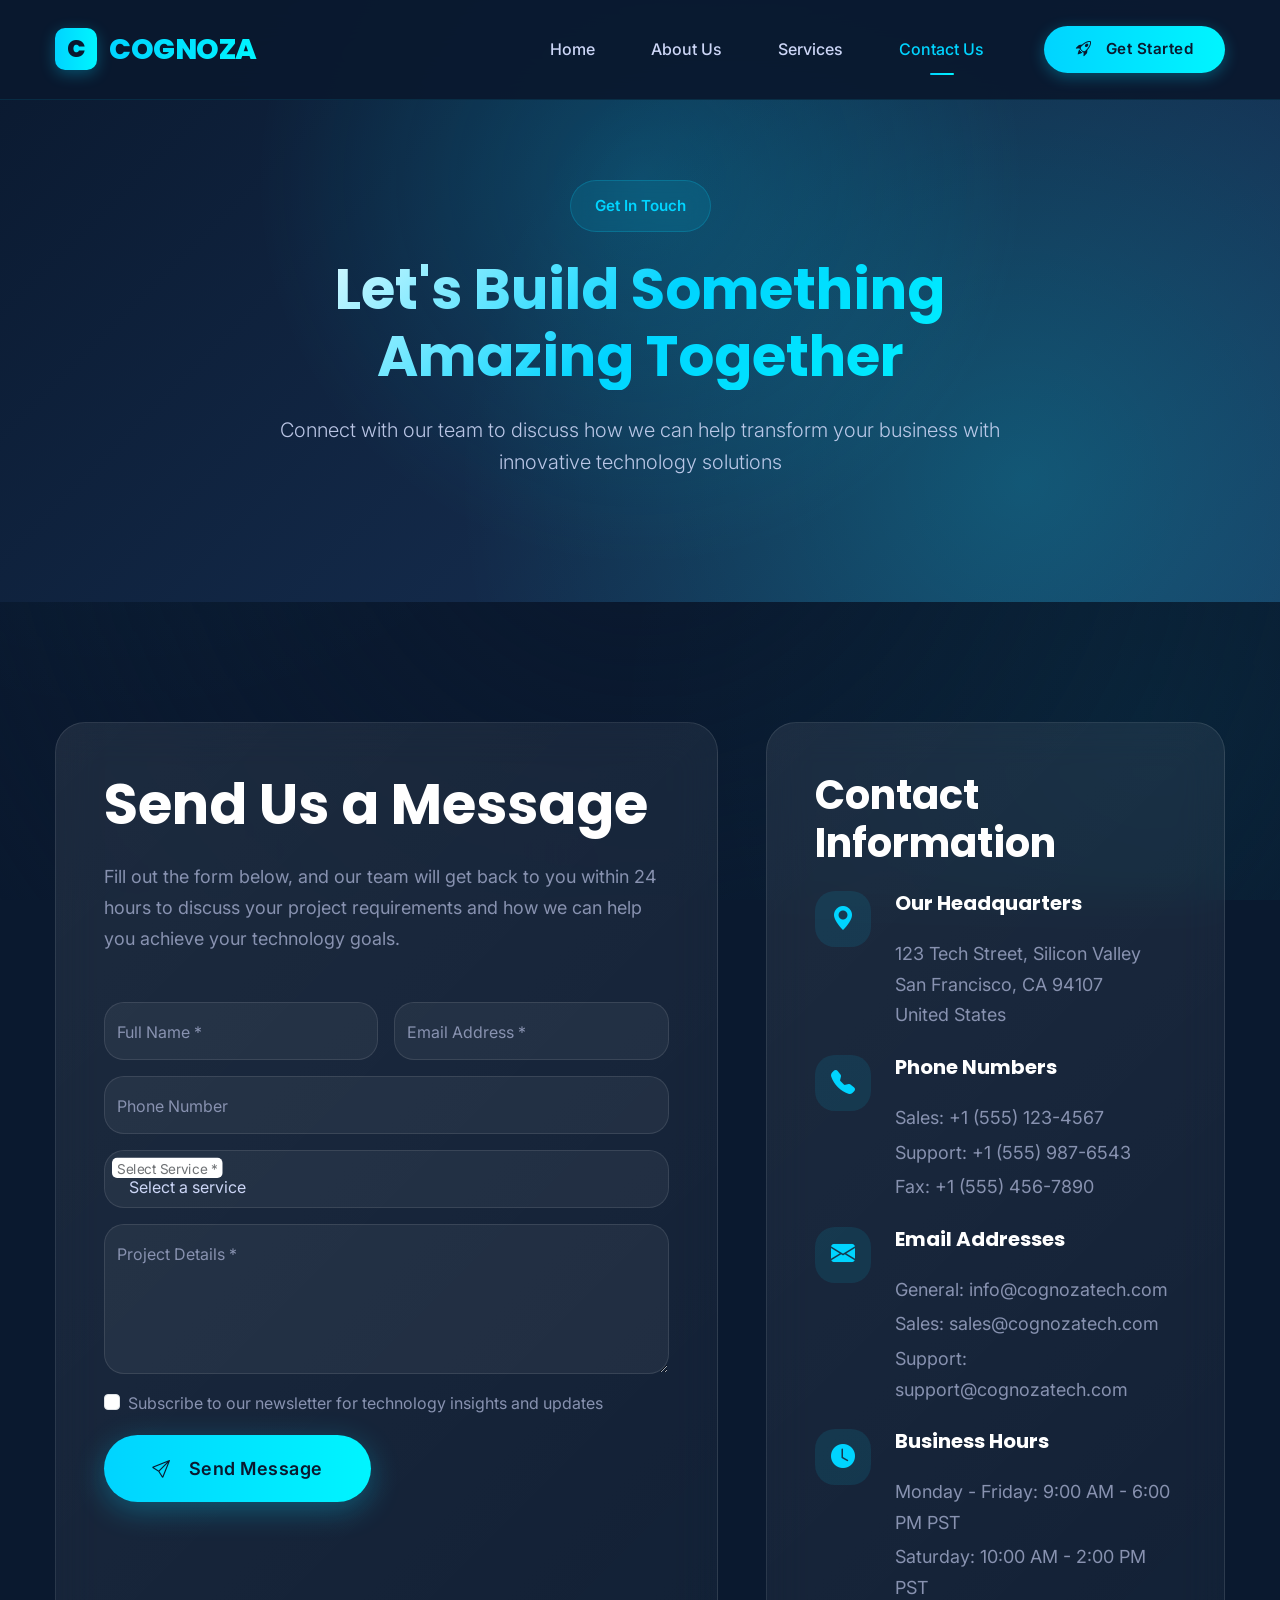
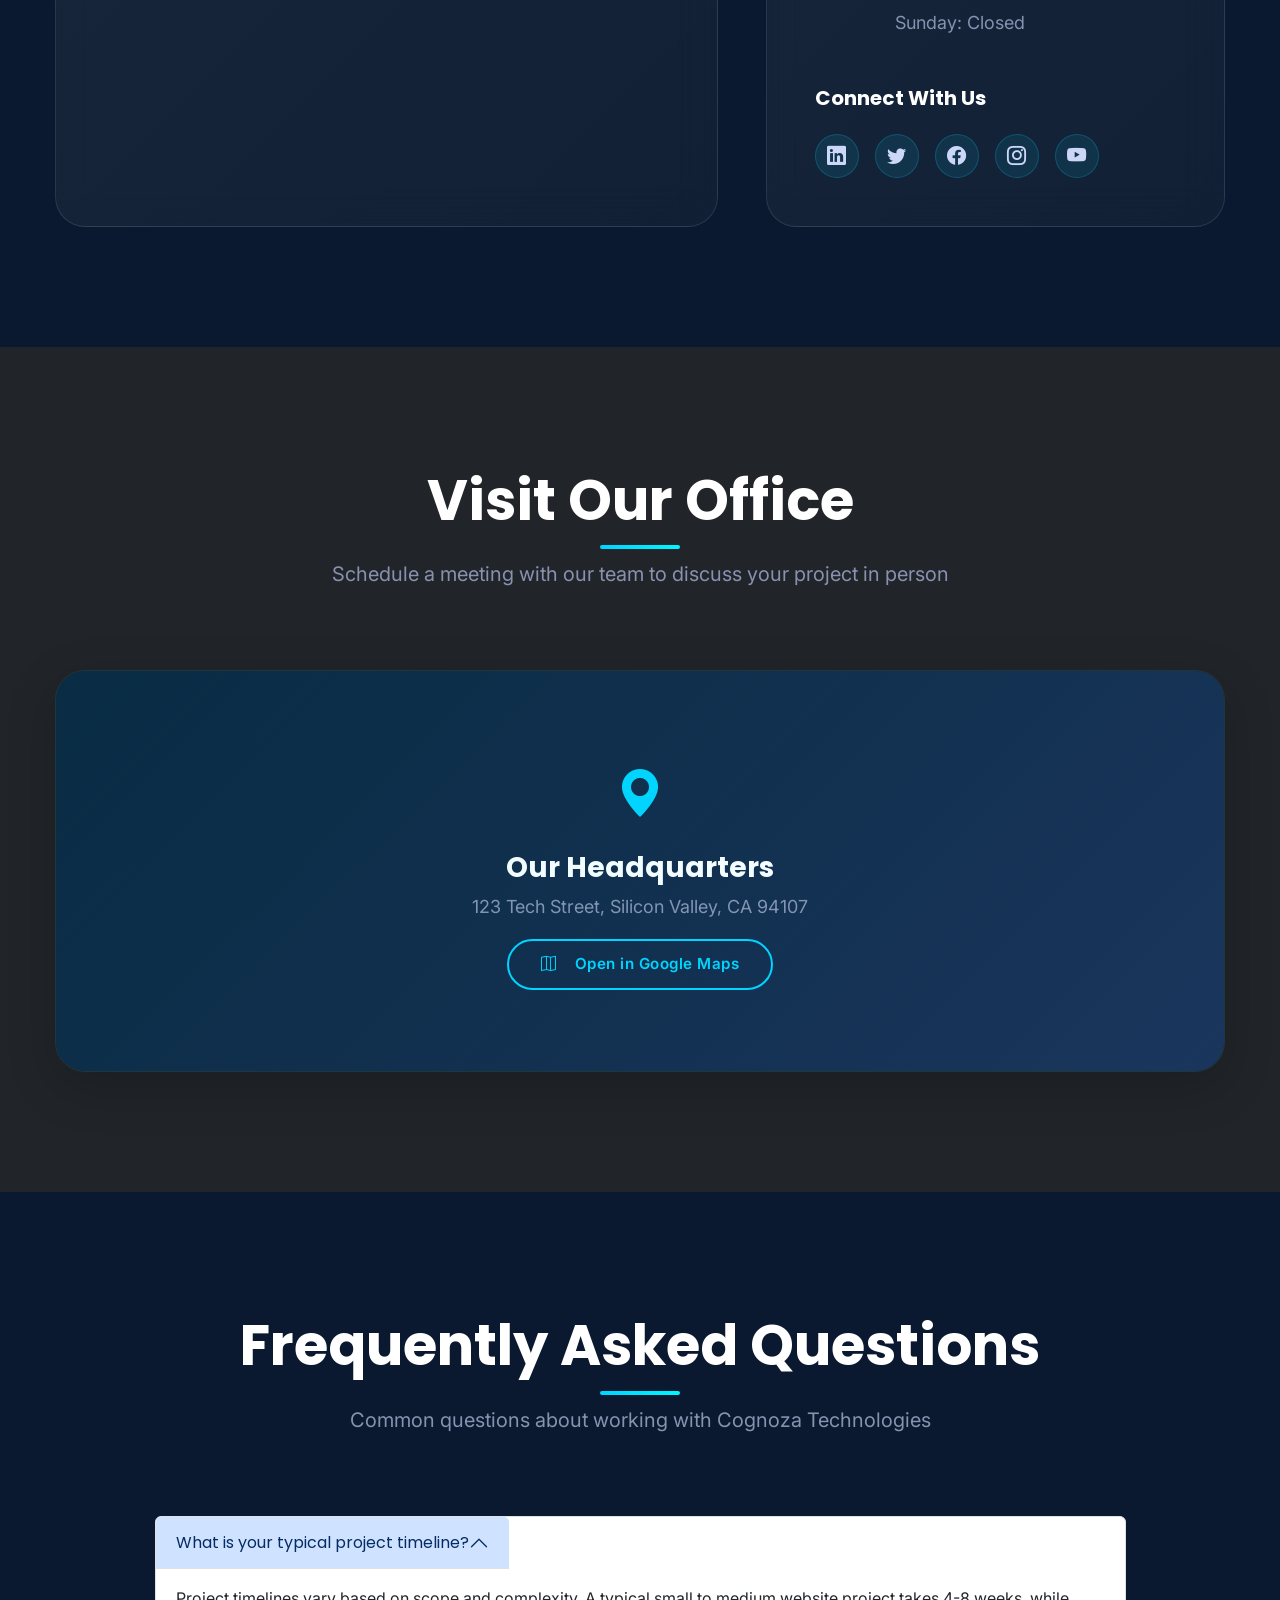
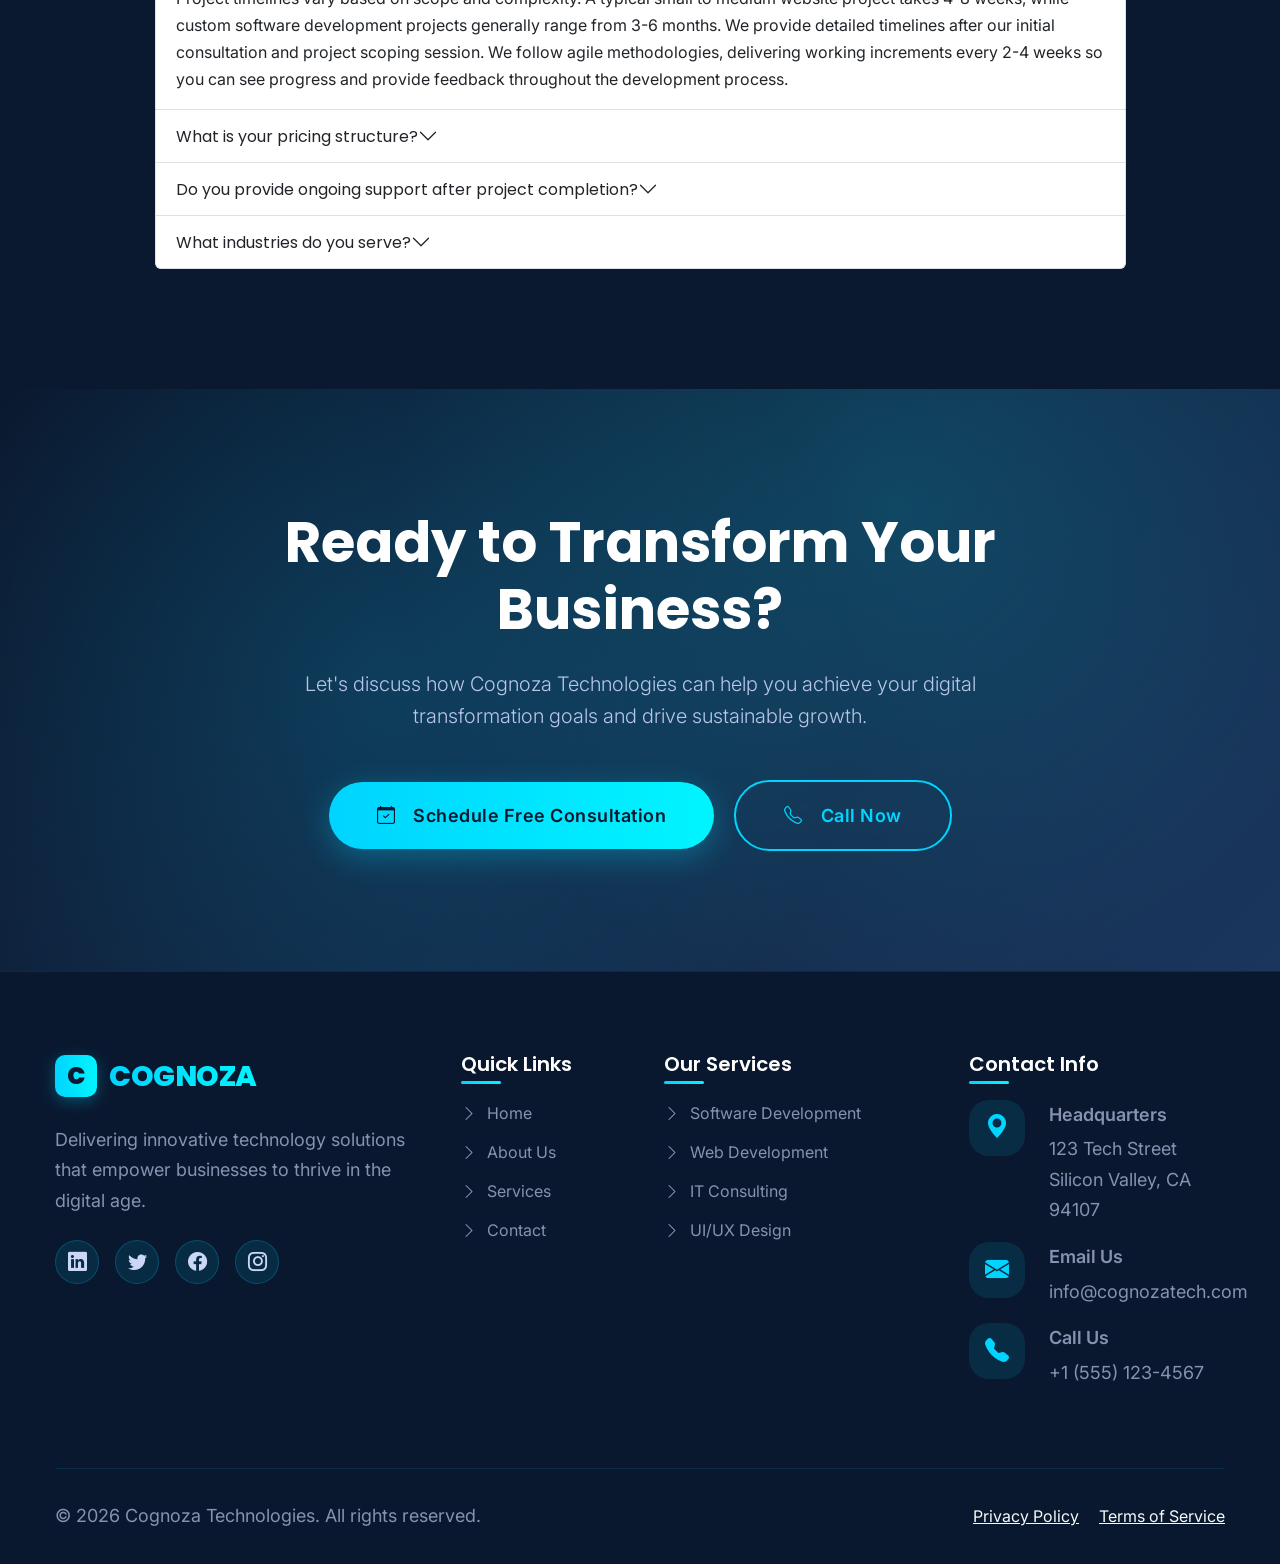
<file: contact.html>
<!DOCTYPE html>
<html lang="en">
<head>
    <meta charset="UTF-8">
    <meta name="viewport" content="width=device-width, initial-scale=1.0">
    <meta name="description" content="Contact Cognoza Technologies for software development, web solutions, IT consulting, and digital transformation services">
    <title>Contact Us | Cognoza Technologies</title>
    
    <!-- Bootstrap 5 CSS -->
    <link href="https://cdn.jsdelivr.net/npm/bootstrap@5.3.0-alpha1/dist/css/bootstrap.min.css" rel="stylesheet">
    <link rel="stylesheet" href="https://cdn.jsdelivr.net/npm/bootstrap-icons@1.10.0/font/bootstrap-icons.css">
    <link href="https://fonts.googleapis.com/css2?family=Inter:wght@300;400;500;600;700&family=Poppins:wght@400;500;600;700;800;900&display=swap" rel="stylesheet">
    <link rel="stylesheet" href="assets/css/style.css">
    <link rel="icon" type="image/x-icon" href="assets/images/favicon.ico">
</head>
<body>
    <!-- Navigation -->
    <nav class="navbar navbar-expand-lg navbar-dark fixed-top">
        <div class="container">
            <a class="navbar-brand" href="index.html">
                <div class="brand-logo">C</div>
                <span class="brand-text">COGNOZA</span>
            </a>
            
            <button class="navbar-toggler" type="button" data-bs-toggle="collapse" data-bs-target="#navbarNav">
                <span class="navbar-toggler-icon"></span>
            </button>
            
            <div class="collapse navbar-collapse" id="navbarNav">
                <ul class="navbar-nav ms-auto align-items-center">
                    <li class="nav-item">
                        <a class="nav-link" href="index.html">Home</a>
                    </li>
                    <li class="nav-item">
                        <a class="nav-link" href="about.html">About Us</a>
                    </li>
                    <li class="nav-item">
                        <a class="nav-link" href="services.html">Services</a>
                    </li>
                    <li class="nav-item">
                        <a class="nav-link active" href="contact.html">Contact Us</a>
                    </li>
                    <li class="nav-item ms-3">
                        <a href="contact.html" class="btn btn-nav btn-sm">
                            <i class="bi bi-rocket-takeoff me-1"></i>Get Started
                        </a>
                    </li>
                </ul>
            </div>
        </div>
    </nav>

    <!-- Page Header -->
    <section class="page-header">
        <div class="container">
            <div class="row">
                <div class="col-lg-8 mx-auto text-center">
                    <div class="page-header-content">
                        <span class="hero-badge mb-4">Get In Touch</span>
                        <h1 class="display-4 fw-bold mb-4">Let's Build Something Amazing Together</h1>
                        <p class="lead">Connect with our team to discuss how we can help transform your business with innovative technology solutions</p>
                    </div>
                </div>
            </div>
        </div>
    </section>

    <!-- Contact Section -->
    <section class="section-padding">
        <div class="container">
            <div class="row g-5">
                <div class="col-lg-7">
                    <div class="contact-card animate-fade-in">
                        <h2 class="mb-4">Send Us a Message</h2>
                        <p class="mb-5">Fill out the form below, and our team will get back to you within 24 hours to discuss your project requirements and how we can help you achieve your technology goals.</p>
                        
                        <form id="contactForm" novalidate>
                            <div class="row g-3">
                                <div class="col-md-6">
                                    <div class="form-floating">
                                        <input type="text" class="form-control" id="fullName" placeholder="John Doe" required>
                                        <label for="fullName">Full Name *</label>
                                        <div class="invalid-feedback">Please enter your full name.</div>
                                    </div>
                                </div>
                                
                                <div class="col-md-6">
                                    <div class="form-floating">
                                        <input type="email" class="form-control" id="email" placeholder="name@example.com" required>
                                        <label for="email">Email Address *</label>
                                        <div class="invalid-feedback">Please enter a valid email address.</div>
                                    </div>
                                </div>
                                
                                <div class="col-12">
                                    <div class="form-floating">
                                        <input type="tel" class="form-control" id="phone" placeholder="+1 (555) 123-4567">
                                        <label for="phone">Phone Number</label>
                                    </div>
                                </div>
                                
                                <div class="col-12">
                                    <div class="form-floating">
                                        <select class="form-select" id="service" required>
                                            <option value="" selected disabled>Select a service</option>
                                            <option value="static-website">Static Website Development</option>
                                            <option value="dynamic-website">Dynamic Website Development</option>
                                            <option value="software-dev">Software Development</option>
                                            <option value="web-app">Web Application Development</option>
                                            <option value="ui-ux">UI/UX Design</option>
                                            <option value="consulting">IT Consulting</option>
                                            <option value="support">Maintenance & Support</option>
                                            <option value="other">Other Inquiry</option>
                                        </select>
                                        <label for="service">Select Service *</label>
                                        <div class="invalid-feedback">Please select a service.</div>
                                    </div>
                                </div>
                                
                                <div class="col-12">
                                    <div class="form-floating">
                                        <textarea class="form-control" id="message" placeholder="Tell us about your project" style="height: 150px" required></textarea>
                                        <label for="message">Project Details *</label>
                                        <div class="invalid-feedback">Please tell us about your project.</div>
                                    </div>
                                </div>
                                
                                <div class="col-12">
                                    <div class="form-check">
                                        <input class="form-check-input" type="checkbox" id="newsletter">
                                        <label class="form-check-label" for="newsletter">
                                            Subscribe to our newsletter for technology insights and updates
                                        </label>
                                    </div>
                                </div>
                                
                                <div class="col-12">
                                    <button type="submit" class="btn btn-primary btn-lg">
                                        <i class="bi bi-send me-2"></i>Send Message
                                    </button>
                                </div>
                            </div>
                        </form>
                        
                        <div id="successMessage" class="alert alert-success mt-4 d-none" role="alert">
                            <h4 class="alert-heading">Thank You!</h4>
                            <p>Your message has been sent successfully. Our team will contact you within 24 hours to discuss your project requirements.</p>
                            <hr>
                            <p class="mb-0">In the meantime, feel free to explore our <a href="services.html" class="alert-link">services</a> or check out our <a href="about.html" class="alert-link">company profile</a>.</p>
                        </div>
                    </div>
                </div>
                
                <div class="col-lg-5">
                    <div class="contact-card h-100 animate-fade-in" style="animation-delay: 0.1s;">
                        <h3 class="mb-4">Contact Information</h3>
                        
                        <div class="contact-info mb-4">
                            <div class="contact-icon">
                                <i class="bi bi-geo-alt-fill"></i>
                            </div>
                            <div>
                                <h5>Our Headquarters</h5>
                                <p class="mb-0">123 Tech Street, Silicon Valley</p>
                                <p class="mb-0">San Francisco, CA 94107</p>
                                <p class="mb-0">United States</p>
                            </div>
                        </div>
                        
                        <div class="contact-info mb-4">
                            <div class="contact-icon">
                                <i class="bi bi-telephone-fill"></i>
                            </div>
                            <div>
                                <h5>Phone Numbers</h5>
                                <p class="mb-1">Sales: +1 (555) 123-4567</p>
                                <p class="mb-1">Support: +1 (555) 987-6543</p>
                                <p class="mb-0">Fax: +1 (555) 456-7890</p>
                            </div>
                        </div>
                        
                        <div class="contact-info mb-4">
                            <div class="contact-icon">
                                <i class="bi bi-envelope-fill"></i>
                            </div>
                            <div>
                                <h5>Email Addresses</h5>
                                <p class="mb-1">General: info@cognozatech.com</p>
                                <p class="mb-1">Sales: sales@cognozatech.com</p>
                                <p class="mb-0">Support: support@cognozatech.com</p>
                            </div>
                        </div>
                        
                        <div class="contact-info mb-5">
                            <div class="contact-icon">
                                <i class="bi bi-clock-fill"></i>
                            </div>
                            <div>
                                <h5>Business Hours</h5>
                                <p class="mb-1">Monday - Friday: 9:00 AM - 6:00 PM PST</p>
                                <p class="mb-1">Saturday: 10:00 AM - 2:00 PM PST</p>
                                <p class="mb-0">Sunday: Closed</p>
                            </div>
                        </div>
                        
                        <div>
                            <h5 class="mb-3">Connect With Us</h5>
                            <div class="social-links">
                                <a href="#" class="social-link"><i class="bi bi-linkedin"></i></a>
                                <a href="#" class="social-link"><i class="bi bi-twitter"></i></a>
                                <a href="#" class="social-link"><i class="bi bi-facebook"></i></a>
                                <a href="#" class="social-link"><i class="bi bi-instagram"></i></a>
                                <a href="#" class="social-link"><i class="bi bi-youtube"></i></a>
                            </div>
                        </div>
                    </div>
                </div>
            </div>
        </div>
    </section>

    <!-- Map Section -->
    <section class="section-padding bg-dark">
        <div class="container">
            <div class="section-header">
                <h2 class="section-title">Visit Our Office</h2>
                <p class="section-subtitle">Schedule a meeting with our team to discuss your project in person</p>
            </div>
            <div class="map-container">
                <!-- Google Maps Placeholder -->
                <div style="background: linear-gradient(135deg, #0a192f 0%, #1a365d 100%); height: 400px; display: flex; align-items: center; justify-content: center;">
                    <div class="text-center text-white p-4">
                        <i class="bi bi-geo-alt-fill" style="font-size: 3rem; color: var(--accent-teal);"></i>
                        <h4 class="mt-3 mb-2">Our Headquarters</h4>
                        <p class="mb-3">123 Tech Street, Silicon Valley, CA 94107</p>
                        <a href="https://maps.google.com/?q=123+Tech+Street+Silicon+Valley+CA+94107" 
                           target="_blank" 
                           class="btn btn-outline btn-sm">
                            <i class="bi bi-map me-2"></i>Open in Google Maps
                        </a>
                    </div>
                </div>
            </div>
        </div>
    </section>

    <!-- FAQ Section -->
    <section class="section-padding">
        <div class="container">
            <div class="section-header">
                <h2 class="section-title">Frequently Asked Questions</h2>
                <p class="section-subtitle">Common questions about working with Cognoza Technologies</p>
            </div>
            
            <div class="row">
                <div class="col-lg-10 mx-auto">
                    <div class="accordion" id="faqAccordion">
                        <div class="accordion-item">
                            <h2 class="accordion-header">
                                <button class="accordion-button" type="button" data-bs-toggle="collapse" data-bs-target="#collapseOne">
                                    What is your typical project timeline?
                                </button>
                            </h2>
                            <div id="collapseOne" class="accordion-collapse collapse show" data-bs-parent="#faqAccordion">
                                <div class="accordion-body">
                                    Project timelines vary based on scope and complexity. A typical small to medium website project takes 4-8 weeks, while custom software development projects generally range from 3-6 months. We provide detailed timelines after our initial consultation and project scoping session. We follow agile methodologies, delivering working increments every 2-4 weeks so you can see progress and provide feedback throughout the development process.
                                </div>
                            </div>
                        </div>
                        
                        <div class="accordion-item">
                            <h2 class="accordion-header">
                                <button class="accordion-button collapsed" type="button" data-bs-toggle="collapse" data-bs-target="#collapseTwo">
                                    What is your pricing structure?
                                </button>
                            </h2>
                            <div id="collapseTwo" class="accordion-collapse collapse" data-bs-parent="#faqAccordion">
                                <div class="accordion-body">
                                    We offer flexible pricing models to suit different project types and budgets: fixed-price contracts for well-defined projects, time-and-materials for projects with evolving requirements, and dedicated team models for ongoing development needs. After understanding your requirements, we provide transparent quotes with detailed breakdowns. Our pricing is competitive while maintaining the high quality standards we're known for.
                                </div>
                            </div>
                        </div>
                        
                        <div class="accordion-item">
                            <h2 class="accordion-header">
                                <button class="accordion-button collapsed" type="button" data-bs-toggle="collapse" data-bs-target="#collapseThree">
                                    Do you provide ongoing support after project completion?
                                </button>
                            </h2>
                            <div id="collapseThree" class="accordion-collapse collapse" data-bs-parent="#faqAccordion">
                                <div class="accordion-body">
                                    Yes, we offer comprehensive maintenance and support packages that include regular updates, security patches, performance monitoring, and technical support. We believe in building long-term partnerships and are committed to ensuring your technology continues to perform optimally long after initial development is complete. Our support plans range from basic maintenance to full-scale managed services.
                                </div>
                            </div>
                        </div>
                        
                        <div class="accordion-item">
                            <h2 class="accordion-header">
                                <button class="accordion-button collapsed" type="button" data-bs-toggle="collapse" data-bs-target="#collapseFour">
                                    What industries do you serve?
                                </button>
                            </h2>
                            <div id="collapseFour" class="accordion-collapse collapse" data-bs-parent="#faqAccordion">
                                <div class="accordion-body">
                                    We serve clients across diverse industries including healthcare, finance, e-commerce, education, manufacturing, logistics, and technology startups. Our team has experience developing solutions that meet industry-specific compliance requirements (HIPAA, PCI-DSS, GDPR, etc.) and address unique business challenges in each sector. We adapt our approach to fit your industry's specific needs and regulatory environment.
                                </div>
                            </div>
                        </div>
                    </div>
                </div>
            </div>
        </div>
    </section>

    <!-- CTA Section -->
    <section class="cta-section section-padding">
        <div class="container">
            <div class="cta-content">
                <h2 class="mb-4">Ready to Transform Your Business?</h2>
                <p class="lead mb-5">Let's discuss how Cognoza Technologies can help you achieve your digital transformation goals and drive sustainable growth.</p>
                <a href="contact.html" class="btn btn-primary btn-lg me-3">
                    <i class="bi bi-calendar-check me-2"></i>Schedule Free Consultation
                </a>
                <a href="tel:+15551234567" class="btn btn-outline btn-lg">
                    <i class="bi bi-telephone me-2"></i>Call Now
                </a>
            </div>
        </div>
    </section>

    <!-- Footer -->
    <footer class="footer">
        <div class="container">
            <div class="footer-top">
                <div class="row g-5">
                    <div class="col-lg-4">
                        <div class="footer-logo">
                            <div class="brand-logo">C</div>
                            <span class="brand-text">COGNOZA</span>
                        </div>
                        <p class="mb-4">Delivering innovative technology solutions that empower businesses to thrive in the digital age.</p>
                        <div class="social-links">
                            <a href="#" class="social-link"><i class="bi bi-linkedin"></i></a>
                            <a href="#" class="social-link"><i class="bi bi-twitter"></i></a>
                            <a href="#" class="social-link"><i class="bi bi-facebook"></i></a>
                            <a href="#" class="social-link"><i class="bi bi-instagram"></i></a>
                        </div>
                    </div>
                    
                    <div class="col-lg-2 col-md-6">
                        <h5 class="footer-title">Quick Links</h5>
                        <ul class="footer-links">
                            <li><a href="index.html"><i class="bi bi-chevron-right"></i> Home</a></li>
                            <li><a href="about.html"><i class="bi bi-chevron-right"></i> About Us</a></li>
                            <li><a href="services.html"><i class="bi bi-chevron-right"></i> Services</a></li>
                            <li><a href="contact.html"><i class="bi bi-chevron-right"></i> Contact</a></li>
                        </ul>
                    </div>
                    
                    <div class="col-lg-3 col-md-6">
                        <h5 class="footer-title">Our Services</h5>
                        <ul class="footer-links">
                            <li><a href="services.html#software"><i class="bi bi-chevron-right"></i> Software Development</a></li>
                            <li><a href="services.html#web"><i class="bi bi-chevron-right"></i> Web Development</a></li>
                            <li><a href="services.html#consulting"><i class="bi bi-chevron-right"></i> IT Consulting</a></li>
                            <li><a href="services.html#design"><i class="bi bi-chevron-right"></i> UI/UX Design</a></li>
                        </ul>
                    </div>
                    
                    <div class="col-lg-3">
                        <h5 class="footer-title">Contact Info</h5>
                        <div class="contact-info mb-3">
                            <div class="contact-icon">
                                <i class="bi bi-geo-alt-fill"></i>
                            </div>
                            <div>
                                <p class="mb-1 fw-semibold">Headquarters</p>
                                <p class="mb-0">123 Tech Street</p>
                                <p class="mb-0">Silicon Valley, CA 94107</p>
                            </div>
                        </div>
                        <div class="contact-info mb-3">
                            <div class="contact-icon">
                                <i class="bi bi-envelope-fill"></i>
                            </div>
                            <div>
                                <p class="mb-1 fw-semibold">Email Us</p>
                                <p class="mb-0">info@cognozatech.com</p>
                            </div>
                        </div>
                        <div class="contact-info">
                            <div class="contact-icon">
                                <i class="bi bi-telephone-fill"></i>
                            </div>
                            <div>
                                <p class="mb-1 fw-semibold">Call Us</p>
                                <p class="mb-0">+1 (555) 123-4567</p>
                            </div>
                        </div>
                    </div>
                </div>
            </div>
            
            <div class="footer-bottom">
                <div class="row align-items-center">
                    <div class="col-md-6">
                        <p class="mb-0">&copy; 2024 Cognoza Technologies. All rights reserved.</p>
                    </div>
                    <div class="col-md-6 text-md-end">
                        <a href="#" class="text-light me-3">Privacy Policy</a>
                        <a href="#" class="text-light">Terms of Service</a>
                    </div>
                </div>
            </div>
        </div>
    </footer>

    <!-- Bootstrap JS Bundle -->
    <script src="https://cdn.jsdelivr.net/npm/bootstrap@5.3.0-alpha1/dist/js/bootstrap.bundle.min.js"></script>
    
    <!-- Custom JS -->
    <script src="assets/js/main.js"></script>
    
    <script>
        // Contact form handling
        document.addEventListener('DOMContentLoaded', function() {
            const contactForm = document.getElementById('contactForm');
            const successMessage = document.getElementById('successMessage');
            
            if (contactForm) {
                contactForm.addEventListener('submit', function(e) {
                    e.preventDefault();
                    
                    // Validate form
                    if (!contactForm.checkValidity()) {
                        e.stopPropagation();
                        contactForm.classList.add('was-validated');
                        return;
                    }
                    
                    // Get form data
                    const formData = {
                        name: document.getElementById('fullName').value,
                        email: document.getElementById('email').value,
                        phone: document.getElementById('phone').value,
                        service: document.getElementById('service').value,
                        message: document.getElementById('message').value,
                        newsletter: document.getElementById('newsletter').checked,
                        timestamp: new Date().toISOString()
                    };
                    
                    // Simulate form submission
                    console.log('Form submitted to Cognoza Technologies:', formData);
                    console.log('Email would be sent to: info@cognozatech.com');
                    console.log('Subject: New Contact Form Submission - ' + formData.service);
                    console.log('From: ' + formData.name + ' <' + formData.email + '>');
                    console.log('Phone: ' + formData.phone);
                    console.log('Message: ' + formData.message);
                    
                    // Show success message
                    successMessage.classList.remove('d-none');
                    contactForm.reset();
                    contactForm.classList.remove('was-validated');
                    
                    // Scroll to success message
                    setTimeout(() => {
                        successMessage.scrollIntoView({ behavior: 'smooth' });
                    }, 100);
                    
                    // Hide success message after 10 seconds
                    setTimeout(() => {
                        successMessage.classList.add('d-none');
                    }, 10000);
                });
            }
        });
    </script>
</body>
</html>
</file>
<file: assets/css/style.css>
/* =========================================
   COGNOZA TECHNOLOGIES - ULTRA PREMIUM DESIGN
   Professional Corporate IT Company Website
   COMPLETE FIXED VERSION - MOBILE OPTIMIZED
   ========================================= */

/* Import Google Fonts */
@import url('https://fonts.googleapis.com/css2?family=Inter:wght@300;400;500;600;700&family=Poppins:wght@400;500;600;700;800;900&display=swap');

:root {
    /* Premium Color Palette */
    --primary-dark: #0a192f;
    --primary-blue: #112240;
    --secondary-blue: #233554;
    --accent-teal: #00d4ff;
    --accent-cyan: #00f5ff;
    --light-blue: #8892b0;
    --lightest-blue: #ccd6f6;
    --white: #ffffff;
    --gradient-primary: linear-gradient(135deg, #0a192f 0%, #1a365d 100%);
    --gradient-accent: linear-gradient(90deg, #00d4ff 0%, #00f5ff 100%);
    --gradient-card: linear-gradient(145deg, rgba(255, 255, 255, 0.05) 0%, rgba(255, 255, 255, 0.02) 100%);
    --gradient-glass: linear-gradient(135deg, rgba(255, 255, 255, 0.08) 0%, rgba(255, 255, 255, 0.03) 100%);

    /* Fonts */
    --font-heading: 'Poppins', sans-serif;
    --font-body: 'Inter', sans-serif;

    /* Shadows */
    --shadow-sm: 0 4px 20px rgba(0, 0, 0, 0.08);
    --shadow-md: 0 8px 30px rgba(0, 0, 0, 0.12);
    --shadow-lg: 0 15px 50px rgba(0, 0, 0, 0.2);
    --shadow-xl: 0 25px 80px rgba(0, 212, 255, 0.15);

    /* Border Radius */
    --radius-sm: 8px;
    --radius-md: 12px;
    --radius-lg: 20px;
    --radius-xl: 30px;
    --radius-full: 50px;

    /* Transitions */
    --transition-fast: 0.2s cubic-bezier(0.4, 0, 0.2, 1);
    --transition-normal: 0.4s cubic-bezier(0.4, 0, 0.2, 1);
    --transition-slow: 0.6s cubic-bezier(0.4, 0, 0.2, 1);
}

/* Reset & Base Styles */
* {
    margin: 0;
    padding: 0;
    box-sizing: border-box;
}

html {
    scroll-behavior: smooth;
    scroll-padding-top: 80px;
    overflow-x: hidden;
    width: 100%;
}

body {
    font-family: var(--font-body);
    font-size: 16px;
    line-height: 1.7;
    color: var(--light-blue);
    background-color: var(--primary-dark);
    overflow-x: hidden;
    position: relative;
    width: 100%;
}

body::before {
    content: '';
    position: fixed;
    top: 0;
    left: 0;
    width: 100%;
    height: 100%;
    background:
        radial-gradient(circle at 10% 20%, rgba(0, 212, 255, 0.05) 0%, transparent 40%),
        radial-gradient(circle at 90% 80%, rgba(0, 245, 255, 0.05) 0%, transparent 40%),
        radial-gradient(circle at 50% 50%, rgba(10, 25, 47, 1) 0%, transparent 100%);
    z-index: -2;
    pointer-events: none;
}

/* Typography */
h1,
h2,
h3,
h4,
h5,
h6 {
    font-family: var(--font-heading);
    font-weight: 700;
    line-height: 1.2;
    color: var(--white);
    margin-bottom: 1.5rem;
}

h1 {
    font-size: 4.5rem;
    font-weight: 800;
    background: linear-gradient(135deg, var(--white) 0%, var(--accent-teal) 50%, var(--accent-cyan) 100%);
    -webkit-background-clip: text;
    background-clip: text;
    color: transparent;
    line-height: 1.1;
}

h2 {
    font-size: 3.5rem;
    position: relative;
    display: inline-block;
}

h3 {
    font-size: 2.5rem;
}

h4 {
    font-size: 1.75rem;
}

h5 {
    font-size: 1.25rem;
}

p {
    margin-bottom: 1.5rem;
    font-size: 1.125rem;
    color: var(--light-blue);
}

.lead {
    font-size: 1.25rem;
    color: var(--lightest-blue);
    opacity: 0.9;
    line-height: 1.6;
}

.text-gradient {
    background: var(--gradient-accent);
    -webkit-background-clip: text;
    background-clip: text;
    color: transparent;
}

/* Container Fix */
.container {
    width: 100%;
    max-width: 1200px;
    padding-right: 15px;
    padding-left: 15px;
    margin-right: auto;
    margin-left: auto;
}

/* Navigation - COMPLETELY FIXED FOR MOBILE */
.navbar {
    background: rgba(10, 25, 47, 0.95);
    backdrop-filter: blur(20px);
    -webkit-backdrop-filter: blur(20px);
    border-bottom: 1px solid rgba(0, 212, 255, 0.1);
    padding: 1.25rem 0;
    position: fixed;
    top: 0;
    width: 100%;
    z-index: 1000;
    transition: var(--transition-normal);
}

.navbar .container {
    display: flex;
    flex-wrap: wrap;
    align-items: center;
    justify-content: space-between;
    position: relative;
}

.navbar-brand {
    display: flex;
    align-items: center;
    gap: 12px;
    text-decoration: none;
    z-index: 1001;
}

.brand-logo {
    width: 42px;
    height: 42px;
    background: var(--gradient-accent);
    border-radius: 10px;
    display: flex;
    align-items: center;
    justify-content: center;
    color: var(--primary-dark);
    font-weight: 900;
    font-size: 1.5rem;
    font-family: var(--font-heading);
    box-shadow: 0 4px 15px rgba(0, 212, 255, 0.3);
    transition: var(--transition-normal);
}

.brand-logo:hover {
    transform: rotate(15deg) scale(1.1);
}

.brand-text {
    font-family: var(--font-heading);
    font-size: 1.8rem;
    font-weight: 800;
    background: var(--gradient-accent);
    -webkit-background-clip: text;
    background-clip: text;
    color: transparent;
    letter-spacing: -0.5px;
}

.navbar-toggler {
    border: 1px solid rgba(0, 212, 255, 0.3);
    padding: 0.5rem 0.75rem;
    border-radius: var(--radius-md);
    background: rgba(0, 212, 255, 0.1);
    z-index: 1001;
}

.navbar-toggler:focus {
    box-shadow: 0 0 0 3px rgba(0, 212, 255, 0.2);
    outline: none;
}

.navbar-toggler-icon {
    background-image: url("data:image/svg+xml,%3csvg xmlns='http://www.w3.org/2000/svg' viewBox='0 0 30 30'%3e%3cpath stroke='rgba(0, 212, 255, 1)' stroke-linecap='round' stroke-miterlimit='10' stroke-width='2' d='M4 7h22M4 15h22M4 23h22'/%3e%3c/svg%3e");
}

.navbar-collapse {
    flex-basis: 100%;
    flex-grow: 1;
    align-items: center;
}

/* Desktop Navigation */
@media (min-width: 992px) {
    .navbar-collapse {
        display: flex !important;
        flex-basis: auto;
    }

    .navbar-nav {
        display: flex;
        flex-direction: row;
        align-items: center;
        margin-left: auto;
    }

    .nav-item {
        position: relative;
    }

    .nav-link {
        font-weight: 500;
        color: var(--lightest-blue) !important;
        padding: 0.75rem 1.5rem !important;
        margin: 0 0.25rem;
        border-radius: var(--radius-full);
        transition: var(--transition-normal);
        position: relative;
        font-size: 1rem;
    }

    .nav-link::before {
        content: '';
        position: absolute;
        bottom: 0;
        left: 50%;
        transform: translateX(-50%);
        width: 0;
        height: 2px;
        background: var(--gradient-accent);
        transition: var(--transition-normal);
        border-radius: 2px;
    }

    .nav-link:hover::before,
    .nav-link.active::before {
        width: 24px;
    }

    .nav-link:hover,
    .nav-link.active {
        color: var(--accent-teal) !important;
    }

    .btn-nav {
        padding: 0.75rem 2rem;
        border-radius: var(--radius-full);
        font-weight: 600;
        background: var(--gradient-accent);
        color: var(--primary-dark);
        text-decoration: none;
        transition: var(--transition-normal);
        display: inline-flex;
        align-items: center;
        gap: 8px;
        box-shadow: 0 4px 15px rgba(0, 212, 255, 0.3);
        border: none;
        margin-left: 1rem;
    }

    .btn-nav:hover {
        transform: translateY(-2px);
        box-shadow: 0 8px 25px rgba(0, 212, 255, 0.4);
        color: var(--primary-dark);
    }
}

/* ===== MOBILE NAVIGATION - COMPLETE FIX ===== */
@media (max-width: 991px) {
    .navbar {
        padding: 0.75rem 0;
    }

    .navbar .container {
        width: 100%;
        padding-right: 15px;
        padding-left: 15px;
        margin: 0;
        max-width: 100%;
    }

    .navbar-brand {
        gap: 8px;
    }

    .brand-logo {
        width: 36px;
        height: 36px;
        font-size: 1.25rem;
    }

    .brand-text {
        font-size: 1.5rem;
    }

    .navbar-collapse {
        position: absolute;
        top: 100%;
        left: 15px;
        right: 15px;
        width: calc(100% - 30px);
        background: rgba(10, 25, 47, 0.98);
        backdrop-filter: blur(20px);
        -webkit-backdrop-filter: blur(20px);
        border-radius: var(--radius-lg);
        padding: 1.5rem;
        border: 1px solid rgba(0, 212, 255, 0.15);
        box-shadow: var(--shadow-xl);
        margin-top: 0.5rem;
        z-index: 1000;
    }

    .navbar-nav {
        display: flex;
        flex-direction: column;
        width: 100%;
        margin: 0;
        padding: 0;
    }

    .nav-item {
        width: 100%;
        margin: 0.25rem 0;
    }

    .nav-link {
        padding: 0.875rem 1rem !important;
        margin: 0;
        border-radius: var(--radius-md);
        color: var(--lightest-blue) !important;
        font-weight: 500;
        width: 100%;
        display: block;
        text-align: left;
        transition: var(--transition-normal);
    }

    .nav-link:hover,
    .nav-link.active {
        background: rgba(0, 212, 255, 0.1);
        color: var(--accent-teal) !important;
    }

    .btn-nav {
        margin-left: 0 !important;
        margin-top: 0.75rem;
        width: 100%;
        justify-content: center;
        padding: 0.875rem 2rem;
        border-radius: var(--radius-full);
        font-weight: 600;
        background: var(--gradient-accent);
        color: var(--primary-dark);
        text-decoration: none;
        display: inline-flex;
        align-items: center;
        gap: 8px;
        border: none;
    }

    .navbar-collapse.collapsing,
    .navbar-collapse.show {
        transition: all 0.3s ease;
    }
}

/* Hero Section - Ultra Premium */
.hero-section {
    min-height: 100vh;
    display: flex;
    align-items: center;
    position: relative;
    padding-top: 80px;
    overflow: hidden;
    background: var(--gradient-primary);
    width: 100%;
}

.hero-section::before {
    content: '';
    position: absolute;
    top: 0;
    left: 0;
    right: 0;
    bottom: 0;
    background:
        radial-gradient(circle at 20% 30%, rgba(0, 212, 255, 0.1) 0%, transparent 40%),
        radial-gradient(circle at 80% 70%, rgba(0, 245, 255, 0.1) 0%, transparent 40%);
    animation: pulse 15s ease-in-out infinite alternate;
}

.hero-content {
    position: relative;
    z-index: 2;
}

.hero-badge {
    display: inline-flex;
    align-items: center;
    gap: 10px;
    background: rgba(0, 212, 255, 0.1);
    color: var(--accent-teal);
    padding: 0.75rem 1.5rem;
    border-radius: var(--radius-full);
    font-size: 0.95rem;
    font-weight: 600;
    margin-bottom: 2rem;
    border: 1px solid rgba(0, 212, 255, 0.2);
    backdrop-filter: blur(10px);
    animation: float 6s ease-in-out infinite;
}

@keyframes float {

    0%,
    100% {
        transform: translateY(0);
    }

    50% {
        transform: translateY(-10px);
    }
}

@keyframes pulse {

    0%,
    100% {
        opacity: 1;
    }

    50% {
        opacity: 0.8;
    }
}

.hero-stats {
    display: grid;
    grid-template-columns: repeat(4, 1fr);
    gap: 2rem;
    margin-top: 3rem;
    padding-top: 3rem;
    border-top: 1px solid rgba(255, 255, 255, 0.1);
}

.stat-item {
    text-align: center;
}

.stat-number {
    font-size: 3rem;
    font-weight: 800;
    color: var(--accent-teal);
    display: block;
    line-height: 1;
    margin-bottom: 0.5rem;
    font-family: var(--font-heading);
}

.stat-label {
    font-size: 0.9rem;
    color: var(--light-blue);
    text-transform: uppercase;
    letter-spacing: 1px;
    font-weight: 500;
}

/* Buttons - Premium Design */
.btn {
    padding: 1rem 2.5rem;
    border-radius: var(--radius-full);
    font-weight: 600;
    font-size: 1rem;
    transition: all 0.4s cubic-bezier(0.4, 0, 0.2, 1);
    position: relative;
    overflow: hidden;
    z-index: 1;
    border: none;
    letter-spacing: 0.5px;
    display: inline-flex;
    align-items: center;
    justify-content: center;
    gap: 10px;
    text-decoration: none;
}

.btn::before {
    content: '';
    position: absolute;
    top: 0;
    left: -100%;
    width: 100%;
    height: 100%;
    background: linear-gradient(90deg, transparent, rgba(255, 255, 255, 0.2), transparent);
    transition: 0.6s;
    z-index: -1;
}

.btn:hover::before {
    left: 100%;
}

.btn-primary {
    background: var(--gradient-accent);
    color: var(--primary-dark);
    box-shadow: 0 8px 30px rgba(0, 212, 255, 0.3);
}

.btn-primary:hover {
    transform: translateY(-3px);
    box-shadow: 0 15px 40px rgba(0, 212, 255, 0.4);
    color: var(--primary-dark);
}

.btn-outline {
    background: transparent;
    color: var(--accent-teal);
    border: 2px solid var(--accent-teal);
    backdrop-filter: blur(10px);
}

.btn-outline:hover {
    background: rgba(0, 212, 255, 0.1);
    transform: translateY(-3px);
    box-shadow: 0 10px 30px rgba(0, 212, 255, 0.2);
    color: var(--accent-teal);
}

.btn-lg {
    padding: 1.25rem 3rem;
    font-size: 1.125rem;
}

.btn-sm {
    padding: 0.75rem 2rem;
    font-size: 0.95rem;
}

/* Cards - Premium Glass Cards */
.card {
    background: var(--gradient-glass);
    backdrop-filter: blur(20px);
    border: 1px solid rgba(255, 255, 255, 0.1);
    border-radius: var(--radius-xl);
    padding: 2.5rem;
    transition: var(--transition-normal);
    height: 100%;
    position: relative;
    overflow: hidden;
}

.card::before {
    content: '';
    position: absolute;
    top: 0;
    left: 0;
    right: 0;
    height: 1px;
    background: var(--gradient-accent);
    opacity: 0;
    transition: var(--transition-normal);
}

.card::after {
    content: '';
    position: absolute;
    top: -50%;
    left: -50%;
    width: 200%;
    height: 200%;
    background: radial-gradient(circle, rgba(0, 212, 255, 0.1) 0%, transparent 70%);
    opacity: 0;
    transition: var(--transition-normal);
    z-index: -1;
}

.card:hover {
    transform: translateY(-10px) scale(1.02);
    border-color: rgba(0, 212, 255, 0.3);
    box-shadow: var(--shadow-xl);
}

.card:hover::before {
    opacity: 1;
}

.card:hover::after {
    opacity: 1;
}

.service-card {
    text-align: center;
}

.service-icon {
    width: 80px;
    height: 80px;
    background: var(--gradient-accent);
    border-radius: var(--radius-lg);
    display: flex;
    align-items: center;
    justify-content: center;
    margin: 0 auto 2rem;
    font-size: 2rem;
    color: var(--primary-dark);
    transition: var(--transition-normal);
    box-shadow: 0 8px 20px rgba(0, 212, 255, 0.3);
}

.service-card:hover .service-icon {
    transform: scale(1.1) rotate(5deg);
    box-shadow: 0 12px 30px rgba(0, 212, 255, 0.4);
}

/* Section Headers */
.section-header {
    text-align: center;
    margin-bottom: 5rem;
    position: relative;
}

.section-title {
    position: relative;
    display: inline-block;
    margin-bottom: 1.5rem;
}

.section-title::after {
    content: '';
    position: absolute;
    bottom: -15px;
    left: 50%;
    transform: translateX(-50%);
    width: 80px;
    height: 4px;
    background: var(--gradient-accent);
    border-radius: 2px;
}

.section-subtitle {
    font-size: 1.25rem;
    color: var(--light-blue);
    max-width: 700px;
    margin: 0 auto;
    line-height: 1.6;
}

/* Features Grid */
.features-grid {
    display: grid;
    grid-template-columns: repeat(auto-fit, minmax(300px, 1fr));
    gap: 2rem;
}

.feature-item {
    background: var(--gradient-card);
    border-radius: var(--radius-xl);
    padding: 2.5rem;
    border: 1px solid rgba(255, 255, 255, 0.1);
    transition: var(--transition-normal);
    position: relative;
    overflow: hidden;
}

.feature-item::before {
    content: '';
    position: absolute;
    top: 0;
    left: 0;
    right: 0;
    bottom: 0;
    background: var(--gradient-accent);
    opacity: 0;
    transition: var(--transition-normal);
    z-index: -1;
}

.feature-item:hover {
    transform: translateY(-5px);
    border-color: var(--accent-teal);
    box-shadow: var(--shadow-lg);
}

.feature-item:hover::before {
    opacity: 0.05;
}

.feature-icon {
    width: 70px;
    height: 70px;
    background: rgba(0, 212, 255, 0.1);
    border-radius: var(--radius-lg);
    display: flex;
    align-items: center;
    justify-content: center;
    font-size: 1.75rem;
    color: var(--accent-teal);
    margin-bottom: 1.5rem;
    transition: var(--transition-normal);
}

.feature-item:hover .feature-icon {
    background: var(--gradient-accent);
    color: var(--primary-dark);
    transform: scale(1.1);
}

/* Technologies */
.tech-grid {
    display: grid;
    grid-template-columns: repeat(auto-fit, minmax(150px, 1fr));
    gap: 1.5rem;
}

.tech-item {
    background: var(--gradient-glass);
    border-radius: var(--radius-lg);
    padding: 2rem 1.5rem;
    text-align: center;
    border: 1px solid rgba(255, 255, 255, 0.05);
    transition: var(--transition-normal);
    position: relative;
    overflow: hidden;
}

.tech-item::before {
    content: '';
    position: absolute;
    top: 0;
    left: 0;
    right: 0;
    height: 3px;
    background: var(--gradient-accent);
    transform: scaleX(0);
    transition: var(--transition-normal);
    transform-origin: left;
}

.tech-item:hover {
    transform: translateY(-5px);
    border-color: rgba(0, 212, 255, 0.2);
    box-shadow: var(--shadow-md);
}

.tech-item:hover::before {
    transform: scaleX(1);
}

.tech-icon {
    font-size: 2.5rem;
    color: var(--accent-teal);
    margin-bottom: 1rem;
    display: block;
    transition: var(--transition-normal);
}

.tech-item:hover .tech-icon {
    transform: scale(1.1);
}

.tech-name {
    font-weight: 600;
    color: var(--white);
    font-size: 1.1rem;
}

/* CTA Section */
.cta-section {
    background: var(--gradient-primary);
    position: relative;
    overflow: hidden;
    width: 100%;
}

.cta-section::before {
    content: '';
    position: absolute;
    top: 0;
    left: 0;
    right: 0;
    bottom: 0;
    background:
        radial-gradient(circle at 30% 50%, rgba(0, 212, 255, 0.15) 0%, transparent 50%),
        radial-gradient(circle at 70% 20%, rgba(0, 245, 255, 0.15) 0%, transparent 50%);
}

.cta-content {
    position: relative;
    z-index: 2;
    text-align: center;
    max-width: 800px;
    margin: 0 auto;
}

/* Footer */
.footer {
    background: rgba(10, 25, 47, 0.98);
    border-top: 1px solid rgba(0, 212, 255, 0.1);
    position: relative;
    backdrop-filter: blur(20px);
    width: 100%;
}

.footer-top {
    padding: 5rem 0 3rem;
}

.footer-bottom {
    padding: 2rem 0;
    border-top: 1px solid rgba(0, 212, 255, 0.1);
}

.footer-logo {
    display: flex;
    align-items: center;
    gap: 12px;
    margin-bottom: 1.5rem;
}

.footer-title {
    color: var(--white);
    font-size: 1.25rem;
    margin-bottom: 1.5rem;
    position: relative;
    display: inline-block;
    font-weight: 600;
}

.footer-title::after {
    content: '';
    position: absolute;
    bottom: -8px;
    left: 0;
    width: 40px;
    height: 3px;
    background: var(--gradient-accent);
    border-radius: 2px;
}

.footer-links {
    list-style: none;
    padding: 0;
    margin: 0;
}

.footer-links li {
    margin-bottom: 0.75rem;
}

.footer-links a {
    color: var(--light-blue);
    text-decoration: none;
    transition: var(--transition-fast);
    display: flex;
    align-items: center;
    gap: 10px;
    font-size: 1rem;
}

.footer-links a:hover {
    color: var(--accent-teal);
    transform: translateX(5px);
}

.social-links {
    display: flex;
    gap: 1rem;
    margin-top: 1.5rem;
}

.social-link {
    width: 44px;
    height: 44px;
    border-radius: 50%;
    background: rgba(0, 212, 255, 0.1);
    display: flex;
    align-items: center;
    justify-content: center;
    color: var(--lightest-blue);
    text-decoration: none;
    transition: var(--transition-normal);
    border: 1px solid rgba(0, 212, 255, 0.2);
    font-size: 1.2rem;
}

.social-link:hover {
    background: var(--gradient-accent);
    color: var(--primary-dark);
    transform: translateY(-3px) rotate(5deg);
    box-shadow: 0 10px 20px rgba(0, 212, 255, 0.3);
    border-color: transparent;
}

/* Page Header */
.page-header {
    padding: 180px 0 100px;
    background: var(--gradient-primary);
    text-align: center;
    position: relative;
    overflow: hidden;
    width: 100%;
}

.page-header::before {
    content: '';
    position: absolute;
    top: 0;
    left: 0;
    right: 0;
    bottom: 0;
    background:
        radial-gradient(circle at 50% 30%, rgba(0, 212, 255, 0.2) 0%, transparent 50%),
        radial-gradient(circle at 80% 80%, rgba(0, 245, 255, 0.2) 0%, transparent 50%);
    animation: pulse 10s ease-in-out infinite alternate;
}

.page-header-content {
    position: relative;
    z-index: 2;
}

/* About Page Styles */
.mission-vision {
    background: var(--gradient-glass);
    border-radius: var(--radius-xl);
    padding: 4rem;
    border: 1px solid rgba(255, 255, 255, 0.1);
    position: relative;
    overflow: hidden;
}

.mission-vision::before {
    content: '';
    position: absolute;
    top: 0;
    left: 0;
    right: 0;
    height: 4px;
    background: var(--gradient-accent);
}

.value-card {
    text-align: center;
    padding: 3rem 2.5rem;
    background: var(--gradient-glass);
    border-radius: var(--radius-xl);
    border: 1px solid rgba(255, 255, 255, 0.1);
    transition: var(--transition-normal);
    position: relative;
    overflow: hidden;
}

.value-card::before {
    content: '';
    position: absolute;
    top: 0;
    left: 0;
    right: 0;
    bottom: 0;
    background: var(--gradient-accent);
    opacity: 0;
    transition: var(--transition-normal);
    z-index: -1;
}

.value-card:hover {
    transform: translateY(-10px);
    border-color: var(--accent-teal);
    box-shadow: var(--shadow-xl);
}

.value-card:hover::before {
    opacity: 0.05;
}

.value-number {
    font-size: 3.5rem;
    font-weight: 800;
    color: var(--accent-teal);
    display: block;
    margin-bottom: 1rem;
    line-height: 1;
    font-family: var(--font-heading);
    opacity: 0.8;
}

/* Services Page */
.service-detail {
    background: var(--gradient-glass);
    border-radius: var(--radius-xl);
    padding: 4rem;
    margin-bottom: 3rem;
    border: 1px solid rgba(255, 255, 255, 0.1);
    transition: var(--transition-normal);
    position: relative;
    overflow: hidden;
}

.service-detail:hover {
    transform: translateY(-5px);
    border-color: var(--accent-teal);
    box-shadow: var(--shadow-xl);
}

.service-badge {
    display: inline-flex;
    align-items: center;
    gap: 10px;
    background: rgba(0, 212, 255, 0.1);
    color: var(--accent-teal);
    padding: 0.75rem 1.5rem;
    border-radius: var(--radius-full);
    font-size: 0.95rem;
    font-weight: 600;
    margin-bottom: 2rem;
    border: 1px solid rgba(0, 212, 255, 0.2);
}

.service-features {
    list-style: none;
    padding: 0;
    margin: 2rem 0;
}

.service-features li {
    padding: 1rem 0;
    border-bottom: 1px solid rgba(255, 255, 255, 0.1);
    display: flex;
    align-items: center;
    gap: 12px;
    font-size: 1.1rem;
}

.service-features li:last-child {
    border-bottom: none;
}

.service-features i {
    color: var(--accent-teal);
    font-size: 1.2rem;
}

/* Contact Page */
.contact-card {
    background: var(--gradient-glass);
    backdrop-filter: blur(20px);
    border-radius: var(--radius-xl);
    padding: 3rem;
    border: 1px solid rgba(255, 255, 255, 0.1);
    height: 100%;
    position: relative;
    overflow: hidden;
}

.contact-info {
    display: flex;
    align-items: flex-start;
    gap: 1.5rem;
    margin-bottom: 2rem;
}

.contact-icon {
    width: 56px;
    height: 56px;
    background: rgba(0, 212, 255, 0.1);
    border-radius: var(--radius-lg);
    display: flex;
    align-items: center;
    justify-content: center;
    font-size: 1.5rem;
    color: var(--accent-teal);
    flex-shrink: 0;
    transition: var(--transition-normal);
}

.contact-info:hover .contact-icon {
    background: var(--gradient-accent);
    color: var(--primary-dark);
    transform: scale(1.1);
}

.form-control,
.form-select {
    background: rgba(255, 255, 255, 0.05);
    border: 1px solid rgba(255, 255, 255, 0.1);
    border-radius: var(--radius-lg);
    color: var(--lightest-blue);
    padding: 1rem 1.5rem;
    transition: var(--transition-normal);
    font-size: 1rem;
    width: 100%;
}

.form-control:focus,
.form-select:focus {
    background: rgba(255, 255, 255, 0.08);
    border-color: var(--accent-teal);
    box-shadow: 0 0 0 3px rgba(0, 212, 255, 0.1);
    color: var(--white);
    outline: none;
}

.form-control::placeholder {
    color: var(--light-blue);
}

.map-container {
    border-radius: var(--radius-xl);
    overflow: hidden;
    border: 1px solid rgba(0, 212, 255, 0.1);
    box-shadow: var(--shadow-lg);
    position: relative;
    width: 100%;
}

.map-container::before {
    content: '';
    position: absolute;
    top: 0;
    left: 0;
    right: 0;
    bottom: 0;
    background: linear-gradient(135deg, rgba(0, 212, 255, 0.1) 0%, transparent 100%);
    pointer-events: none;
    z-index: 1;
}

/* Process Steps */
.process-step {
    text-align: center;
    padding: 3rem 2rem;
    position: relative;
}

.process-step::before {
    content: '';
    position: absolute;
    top: 0;
    left: 0;
    right: 0;
    bottom: 0;
    background: var(--gradient-glass);
    border-radius: var(--radius-xl);
    border: 1px solid rgba(255, 255, 255, 0.1);
    z-index: -1;
    transition: var(--transition-normal);
}

.process-step:hover::before {
    border-color: var(--accent-teal);
    box-shadow: var(--shadow-lg);
}

.step-number {
    font-size: 3.5rem;
    font-weight: 800;
    color: var(--accent-teal);
    margin-bottom: 1rem;
    opacity: 0.3;
    line-height: 1;
    font-family: var(--font-heading);
}

/* Team Cards */
.team-card {
    text-align: center;
    padding: 2.5rem;
    background: var(--gradient-glass);
    border-radius: var(--radius-xl);
    border: 1px solid rgba(255, 255, 255, 0.1);
    transition: var(--transition-normal);
}

.team-card:hover {
    transform: translateY(-10px);
    border-color: var(--accent-teal);
    box-shadow: var(--shadow-xl);
}

.team-card img {
    width: 140px;
    height: 140px;
    object-fit: cover;
    border-radius: 50%;
    margin: 0 auto 1.5rem;
    border: 4px solid rgba(0, 212, 255, 0.3);
    transition: var(--transition-normal);
}

.team-card:hover img {
    border-color: var(--accent-teal);
    transform: scale(1.05);
}

/* Animations */
@keyframes fadeInUp {
    from {
        opacity: 0;
        transform: translateY(40px);
    }

    to {
        opacity: 1;
        transform: translateY(0);
    }
}

.animate-fade-in {
    animation: fadeInUp 0.8s cubic-bezier(0.4, 0, 0.2, 1) forwards;
}

/* Badges */
.badge {
    padding: 0.5rem 1.25rem;
    border-radius: var(--radius-full);
    font-weight: 600;
    font-size: 0.875rem;
    display: inline-flex;
    align-items: center;
    gap: 6px;
}

.bg-accent {
    background: var(--gradient-accent);
    color: var(--primary-dark);
}

/* Custom Scrollbar */
::-webkit-scrollbar {
    width: 10px;
}

::-webkit-scrollbar-track {
    background: var(--primary-blue);
}

::-webkit-scrollbar-thumb {
    background: var(--gradient-accent);
    border-radius: var(--radius-full);
}

::-webkit-scrollbar-thumb:hover {
    background: linear-gradient(135deg, #00d4ff 0%, #00f5ff 100%);
}

/* Selection */
::selection {
    background: var(--accent-teal);
    color: var(--primary-dark);
}

/* Loading Animation */
.loading {
    display: inline-block;
    width: 20px;
    height: 20px;
    border: 3px solid rgba(0, 212, 255, 0.3);
    border-radius: 50%;
    border-top-color: var(--accent-teal);
    animation: spin 1s ease-in-out infinite;
}

@keyframes spin {
    to {
        transform: rotate(360deg);
    }
}

/* Section Padding */
.section-padding {
    padding: 120px 0;
}

/* ===== RESPONSIVE DESIGN - COMPLETE FIXES ===== */
@media (max-width: 1200px) {
    .container {
        max-width: 960px;
    }

    h1 {
        font-size: 3.5rem;
    }

    h2 {
        font-size: 2.75rem;
    }

    .hero-stats {
        grid-template-columns: repeat(2, 1fr);
    }
}

@media (max-width: 992px) {
    .container {
        max-width: 720px;
    }

    .section-padding {
        padding: 80px 0;
    }

    h1 {
        font-size: 3rem;
    }

    h2 {
        font-size: 2.25rem;
    }

    .page-header {
        padding: 140px 0 80px;
    }

    .mission-vision,
    .service-detail,
    .contact-card {
        padding: 2.5rem;
    }
}

@media (max-width: 768px) {
    .container {
        max-width: 540px;
        padding-right: 20px;
        padding-left: 20px;
    }

    h1 {
        font-size: 2.5rem;
    }

    h2 {
        font-size: 2rem;
    }

    h3 {
        font-size: 1.75rem;
    }

    h4 {
        font-size: 1.5rem;
    }

    .section-padding {
        padding: 60px 0;
    }

    .hero-stats {
        grid-template-columns: 1fr;
        gap: 1.5rem;
    }

    .stat-number {
        font-size: 2.5rem;
    }

    .features-grid {
        grid-template-columns: 1fr;
    }

    .tech-grid {
        grid-template-columns: repeat(2, 1fr);
    }

    .btn {
        padding: 0.875rem 2rem;
        font-size: 0.95rem;
    }

    .btn-lg {
        padding: 1rem 2.5rem;
        font-size: 1rem;
    }

    .card,
    .contact-card,
    .mission-vision,
    .service-detail {
        padding: 2rem;
    }

    .team-card img {
        width: 120px;
        height: 120px;
    }

    .page-header {
        padding: 120px 0 60px;
    }

    .page-header h1 {
        font-size: 2.25rem;
    }
}

@media (max-width: 576px) {
    .container {
        max-width: 100%;
        padding-right: 15px;
        padding-left: 15px;
    }

    h1 {
        font-size: 2rem;
    }

    h2 {
        font-size: 1.75rem;
    }

    .lead {
        font-size: 1.1rem;
    }

    .hero-badge {
        padding: 0.5rem 1rem;
        font-size: 0.85rem;
    }

    .btn {
        width: 100%;
        margin-bottom: 0.5rem;
    }

    .d-flex.flex-wrap.gap-3 {
        flex-direction: column;
        width: 100%;
    }

    .d-flex.flex-wrap.gap-3 .btn {
        margin-right: 0 !important;
        width: 100%;
    }

    .tech-grid {
        grid-template-columns: 1fr;
    }

    .section-title {
        font-size: 1.75rem;
    }

    .section-subtitle {
        font-size: 1rem;
    }

    .value-number {
        font-size: 2.5rem;
    }

    .footer-top {
        padding: 3rem 0 1.5rem;
    }

    .footer-bottom {
        padding: 1.5rem 0;
        text-align: center;
    }

    .footer-bottom .col-md-6.text-md-end {
        text-align: center !important;
        margin-top: 1rem;
    }

    .contact-info {
        flex-direction: column;
        align-items: flex-start;
        gap: 0.75rem;
    }

    .service-features li {
        font-size: 0.95rem;
        padding: 0.75rem 0;
    }
}

/* Fix for very small devices */
@media (max-width: 375px) {
    .brand-text {
        font-size: 1.25rem;
    }

    .brand-logo {
        width: 32px;
        height: 32px;
        font-size: 1rem;
    }

    h1 {
        font-size: 1.75rem;
    }

    .stat-number {
        font-size: 2rem;
    }
}
</file>
